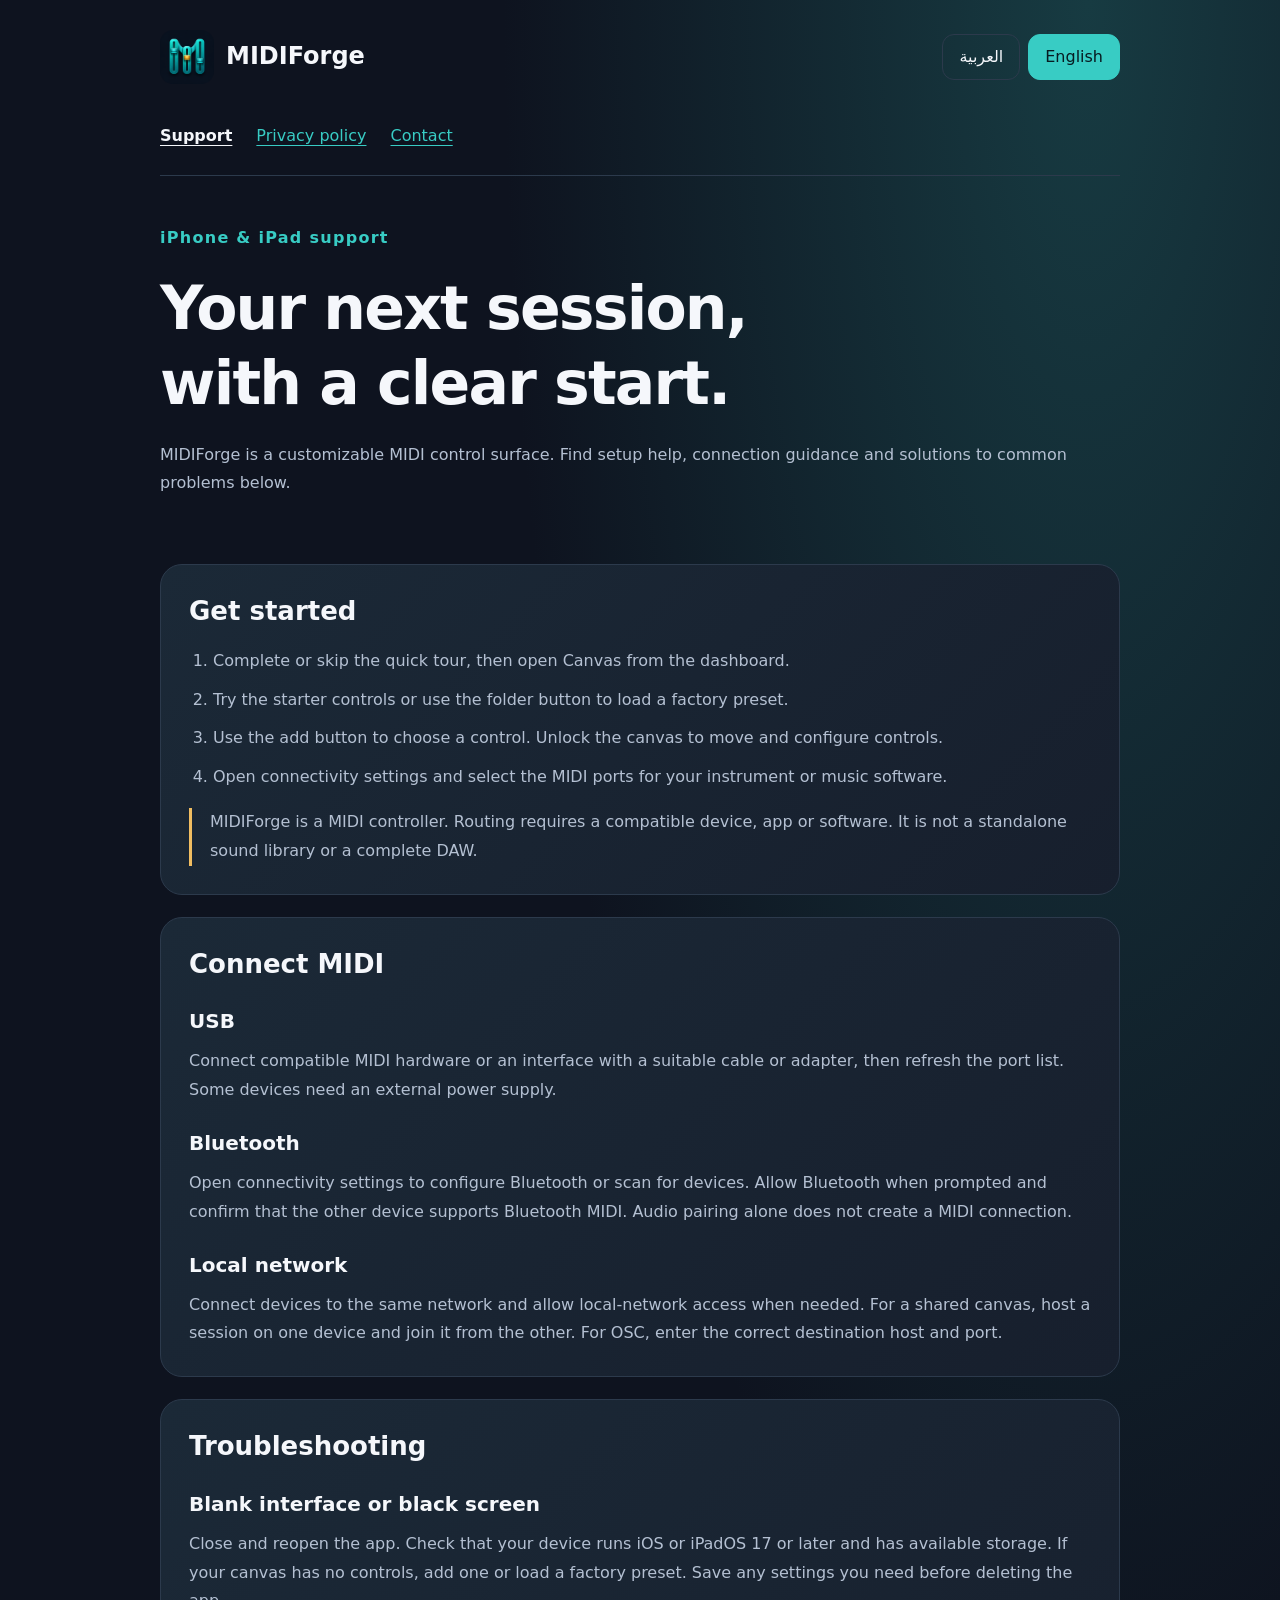
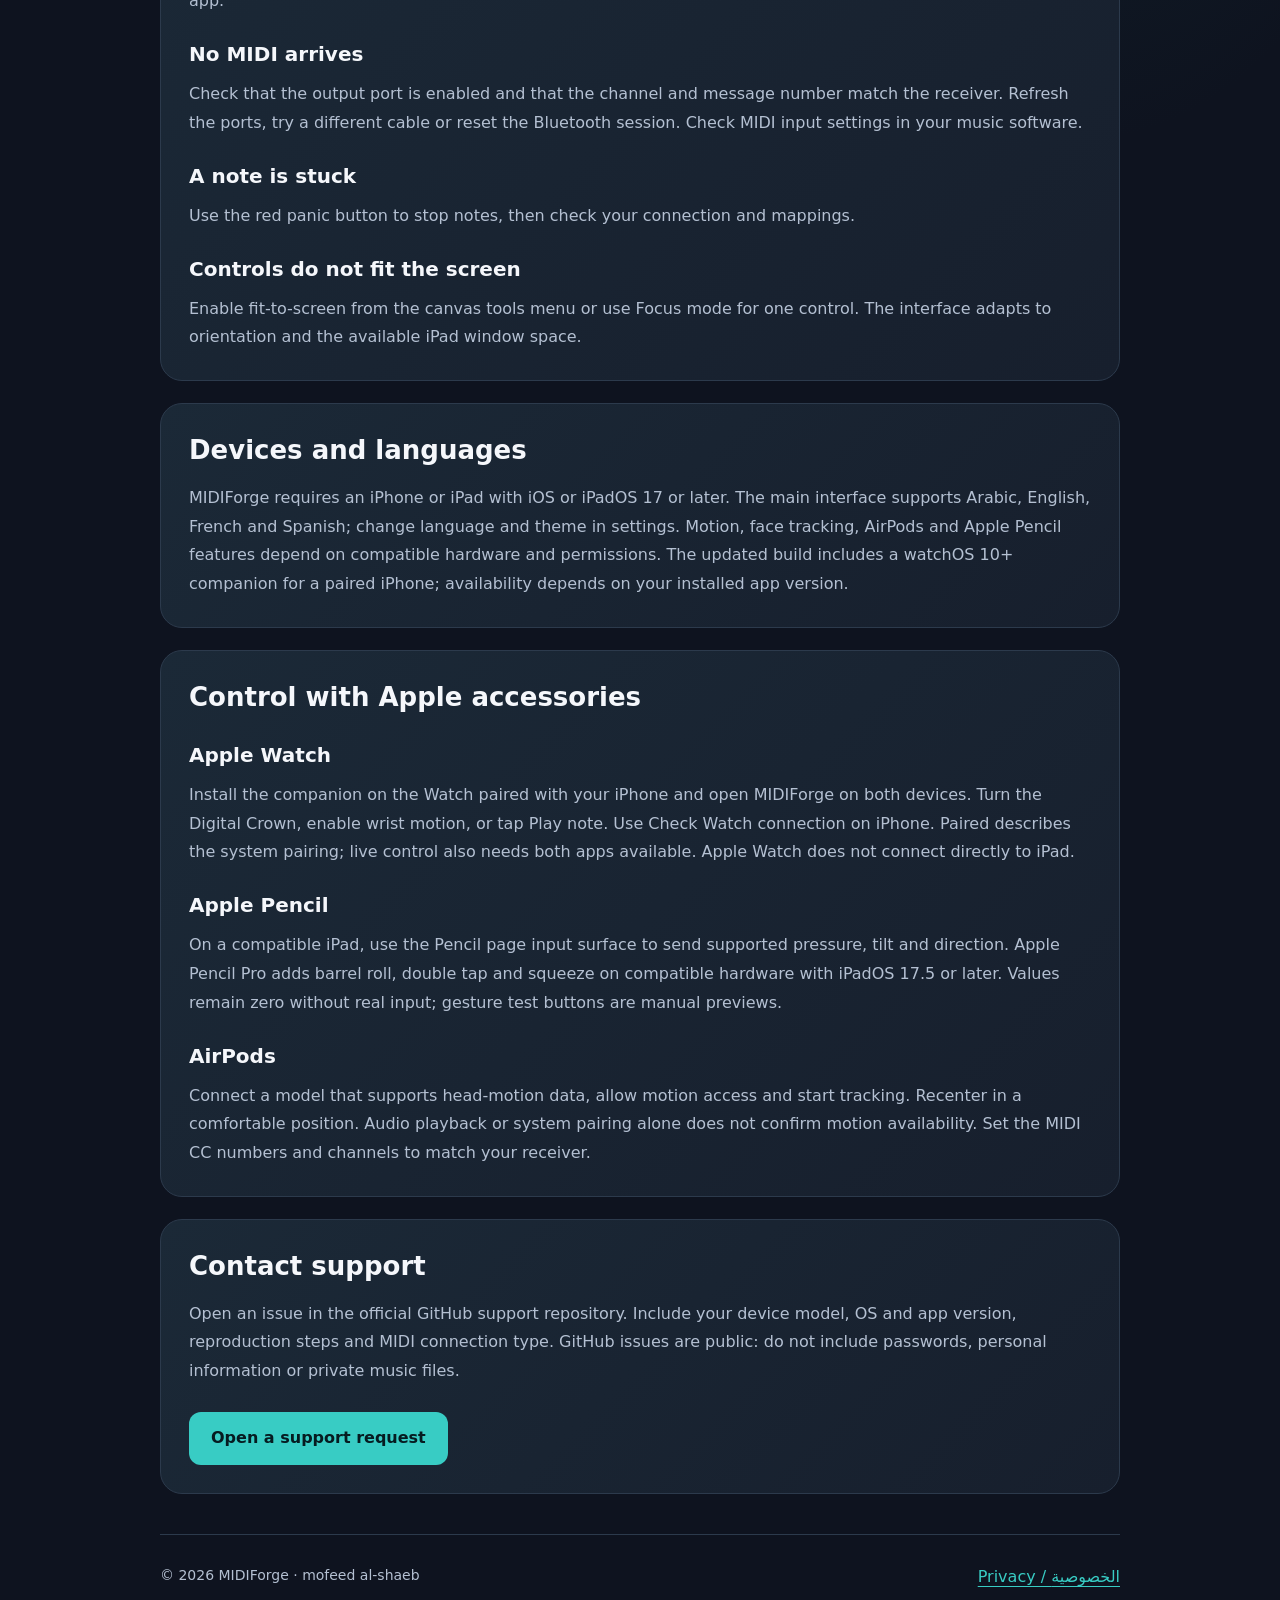
<file: index.html>
<!doctype html>
<html lang="ar" dir="rtl"><head><meta charset="utf-8"><meta name="viewport" content="width=device-width,initial-scale=1"><meta name="description" content="MIDIForge support for iPhone and iPad: MIDI connections, canvas controls, compatibility and troubleshooting."><meta name="theme-color" content="#0e131f"><title>MIDIForge Support | دعم MIDIForge</title><link rel="icon" href="icon.png"><link rel="stylesheet" href="style.css"><script defer src="app.js"></script></head>
<body><a class="skip" href="#content">Skip to content / انتقل للمحتوى</a><div class="wrap"><header><a class="brand" href="./"><img src="icon.png" alt="" width="54" height="54"><span>MIDIForge</span></a><div class="languages" aria-label="Language / اللغة"><button type="button" data-set-language="ar" aria-pressed="true" lang="ar">العربية</button><button type="button" data-set-language="en" aria-pressed="false" lang="en">English</button></div></header>
<nav data-lang="ar"><a href="./" aria-current="page">الدعم</a><a href="privacy.html">سياسة الخصوصية</a><a href="https://github.com/developermof-del/midiforge-support/issues">تواصل معنا</a></nav><nav data-lang="en" hidden><a href="./" aria-current="page">Support</a><a href="privacy.html">Privacy policy</a><a href="https://github.com/developermof-del/midiforge-support/issues">Contact</a></nav>
<main id="content"><article data-lang="ar" lang="ar"><div class="hero"><p class="eyebrow">دعم الآيفون والآيباد</p><h1>مساحتك الموسيقية،<br>بخطوات واضحة.</h1><p>MIDIForge سطح تحكّم MIDI قابل للتخصيص. ستجد هنا طريقة البداية والاتصال وحل المشكلات الشائعة.</p></div>
<section class="card"><h2>ابدأ العزف</h2><ol><li>تخطّ الجولة السريعة أو أكملها، ثم افتح «اللوحة» من الشاشة الرئيسية.</li><li>جرّب أدوات اللوحة الافتراضية، أو افتح زر المجلد لتحميل قالب جاهز.</li><li>اضغط زر الإضافة لاختيار أداة. افتح القفل لتحريك العناصر وتعديلها.</li><li>من إعدادات الاتصال اختر منافذ MIDI المناسبة لآلتك أو برنامجك الموسيقي.</li></ol><p class="callout">التطبيق أداة تحكّم MIDI؛ يتطلب توجيه الرسائل جهازاً أو تطبيقاً أو برنامجاً متوافقاً. لا يقدّم مكتبة أصوات مستقلة أو برنامج إنتاج موسيقي كاملاً.</p></section>
<section class="card"><h2>الاتصال بـMIDI</h2><h3>USB</h3><p>صِل جهاز MIDI أو واجهة متوافقة باستخدام الكابل أو المحوّل المناسب، ثم حدّث قائمة المنافذ. بعض الأجهزة تحتاج طاقة خارجية.</p><h3>البلوتوث</h3><p>افتح إعدادات الاتصال واختر إعداد البلوتوث أو البحث عن الأجهزة. اسمح بالبلوتوث عند طلبه، وتأكد أن الطرف الآخر يدعم Bluetooth MIDI. الاقتران الصوتي وحده لا ينشئ اتصال MIDI.</p><h3>الشبكة المحلية</h3><p>ضع الأجهزة على الشبكة نفسها، واسمح بالوصول للشبكة المحلية عند الحاجة. للعزف المشترك، استضف جلسة من جهاز وانضم إليها من الآخر. لإرسال OSC اضبط عنوان المضيف والمنفذ الصحيحين.</p></section>
<section class="card"><h2>حل المشكلات الشائعة</h2><h3>واجهة فارغة أو شاشة سوداء</h3><p>أغلق التطبيق وأعد فتحه، وتأكد أن جهازك يعمل بنظام iOS أو iPadOS 17 أو أحدث وأن لديك مساحة تخزين متاحة. إذا كانت اللوحة خالية من الأدوات، استخدم زر الإضافة أو حمّل قالباً جاهزاً. لا تحذف التطبيق قبل حفظ ما تحتاجه من إعدادات.</p><h3>لا تصل رسائل MIDI</h3><p>تحقق من تفعيل منفذ الإخراج ومن توافق القناة ورقم الرسالة مع الجهاز المستقبل. حدّث المنافذ، وجرّب كابلاً آخر أو أعد جلسة البلوتوث. تحقق من إعدادات MIDI في برنامج الإنتاج.</p><h3>نغمة عالقة</h3><p>اضغط زر الإيقاف الطارئ الأحمر لإرسال إيقاف النغمات، ثم تحقق من الاتصال والتعيين.</p><h3>الأدوات لا تتسع للشاشة</h3><p>فعّل ملاءمة اللوحة للشاشة من قائمة الأدوات، أو استخدم وضع التركيز لأداة واحدة. تتكيّف الواجهة مع الاتجاه ومساحة نافذة الآيباد.</p></section>
<section class="card"><h2>الأجهزة واللغات</h2><p>يتطلب MIDIForge جهاز iPhone أو iPad بنظام 17 أو أحدث. تتوفر العربية والإنجليزية والفرنسية والإسبانية في الواجهة الأساسية، ويمكن تغيير اللغة والثيم من الإعدادات. الحساسات وتعقّب الوجه وAirPods وApple Pencil تعتمد على توافق العتاد والأذونات. يتضمن البناء المحدّث تطبيق Apple Watch مرافقاً يتطلب watchOS 10 أو أحدث وآيفوناً مقترناً؛ توفّره مرتبط بإصدار التطبيق المثبّت.</p></section>
<section class="card"><h2>تحكّم بملحقات Apple</h2><h3>Apple Watch</h3><p>ثبّت التطبيق المرافق على الساعة المقترنة بالآيفون، وافتح MIDIForge على الجهازين. أدر التاج الرقمي للتحكم، أو فعّل حركة المعصم، أو اضغط لعزف نغمة. اختر «فحص اتصال الساعة» على الآيفون. «مقترنة» تعني اقتران النظام فقط؛ التحكم المباشر يتطلب أن يكون التطبيقان متاحين. لا تتصل الساعة بالآيباد مباشرة.</p><h3>Apple Pencil</h3><p>على آيباد متوافق، افتح صفحة القلم وارسم على سطح الإدخال لإرسال الضغط المدعوم والميل والاتجاه. يدعم Apple Pencil Pro دوران المحور والنقر المزدوج والعصر على العتاد المتوافق مع iPadOS 17.5 أو أحدث. تبقى القيم صفراً دون لمس حقيقي؛ أزرار اختبار الإيماءات للتجربة اليدوية.</p><h3>AirPods</h3><p>صِل طرازاً يدعم بيانات حركة الرأس وامنح إذن الحركة ثم شغّل التتبع. أعد معايرة المركز وأنت في وضع مريح. الاستماع للصوت أو ظهور الجهاز مقترناً لا يثبت إتاحة حساس الحركة. اختر أرقام CC والقنوات المناسبة للمستقبل.</p></section>
<section class="card"><h2>تواصل مع الدعم</h2><p>افتح طلب دعم في مستودع GitHub الرسمي. اذكر طراز الجهاز وإصدار النظام والتطبيق، وخطوات تكرار المشكلة ونوع اتصال MIDI. طلبات GitHub علنية؛ لا تنشر كلمات مرور أو بيانات شخصية أو ملفات موسيقية خاصة.</p><a class="action" href="https://github.com/developermof-del/midiforge-support/issues/new">فتح طلب دعم</a></section></article>
<article data-lang="en" lang="en" hidden><div class="hero"><p class="eyebrow">iPhone &amp; iPad support</p><h1>Your next session,<br>with a clear start.</h1><p>MIDIForge is a customizable MIDI control surface. Find setup help, connection guidance and solutions to common problems below.</p></div>
<section class="card"><h2>Get started</h2><ol><li>Complete or skip the quick tour, then open Canvas from the dashboard.</li><li>Try the starter controls or use the folder button to load a factory preset.</li><li>Use the add button to choose a control. Unlock the canvas to move and configure controls.</li><li>Open connectivity settings and select the MIDI ports for your instrument or music software.</li></ol><p class="callout">MIDIForge is a MIDI controller. Routing requires a compatible device, app or software. It is not a standalone sound library or a complete DAW.</p></section>
<section class="card"><h2>Connect MIDI</h2><h3>USB</h3><p>Connect compatible MIDI hardware or an interface with a suitable cable or adapter, then refresh the port list. Some devices need an external power supply.</p><h3>Bluetooth</h3><p>Open connectivity settings to configure Bluetooth or scan for devices. Allow Bluetooth when prompted and confirm that the other device supports Bluetooth MIDI. Audio pairing alone does not create a MIDI connection.</p><h3>Local network</h3><p>Connect devices to the same network and allow local-network access when needed. For a shared canvas, host a session on one device and join it from the other. For OSC, enter the correct destination host and port.</p></section>
<section class="card"><h2>Troubleshooting</h2><h3>Blank interface or black screen</h3><p>Close and reopen the app. Check that your device runs iOS or iPadOS 17 or later and has available storage. If your canvas has no controls, add one or load a factory preset. Save any settings you need before deleting the app.</p><h3>No MIDI arrives</h3><p>Check that the output port is enabled and that the channel and message number match the receiver. Refresh the ports, try a different cable or reset the Bluetooth session. Check MIDI input settings in your music software.</p><h3>A note is stuck</h3><p>Use the red panic button to stop notes, then check your connection and mappings.</p><h3>Controls do not fit the screen</h3><p>Enable fit-to-screen from the canvas tools menu or use Focus mode for one control. The interface adapts to orientation and the available iPad window space.</p></section>
<section class="card"><h2>Devices and languages</h2><p>MIDIForge requires an iPhone or iPad with iOS or iPadOS 17 or later. The main interface supports Arabic, English, French and Spanish; change language and theme in settings. Motion, face tracking, AirPods and Apple Pencil features depend on compatible hardware and permissions. The updated build includes a watchOS 10+ companion for a paired iPhone; availability depends on your installed app version.</p></section>
<section class="card"><h2>Control with Apple accessories</h2><h3>Apple Watch</h3><p>Install the companion on the Watch paired with your iPhone and open MIDIForge on both devices. Turn the Digital Crown, enable wrist motion, or tap Play note. Use Check Watch connection on iPhone. Paired describes the system pairing; live control also needs both apps available. Apple Watch does not connect directly to iPad.</p><h3>Apple Pencil</h3><p>On a compatible iPad, use the Pencil page input surface to send supported pressure, tilt and direction. Apple Pencil Pro adds barrel roll, double tap and squeeze on compatible hardware with iPadOS 17.5 or later. Values remain zero without real input; gesture test buttons are manual previews.</p><h3>AirPods</h3><p>Connect a model that supports head-motion data, allow motion access and start tracking. Recenter in a comfortable position. Audio playback or system pairing alone does not confirm motion availability. Set the MIDI CC numbers and channels to match your receiver.</p></section>
<section class="card"><h2>Contact support</h2><p>Open an issue in the official GitHub support repository. Include your device model, OS and app version, reproduction steps and MIDI connection type. GitHub issues are public: do not include passwords, personal information or private music files.</p><a class="action" href="https://github.com/developermof-del/midiforge-support/issues/new">Open a support request</a></section></article></main>
<footer><p>© 2026 MIDIForge · mofeed al-shaeb</p><a href="privacy.html">Privacy / الخصوصية</a></footer></div></body></html>
</file>
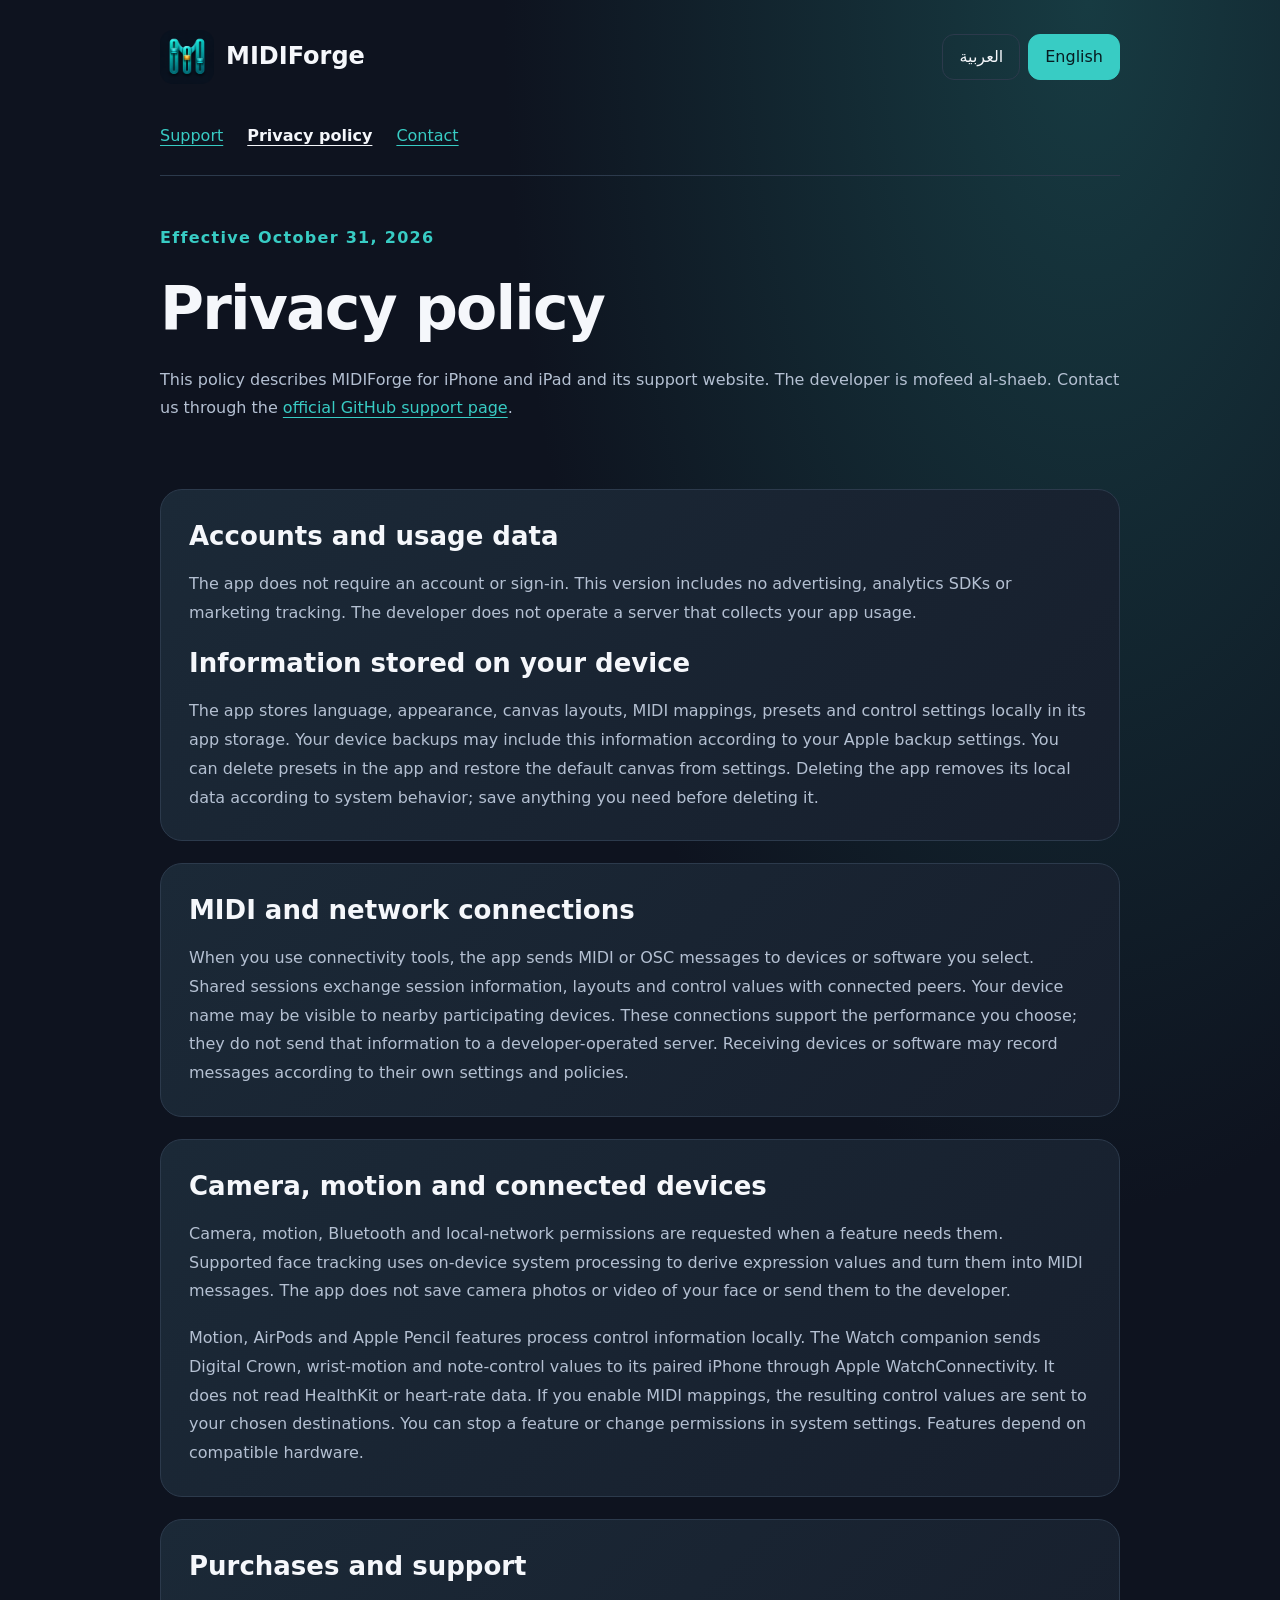
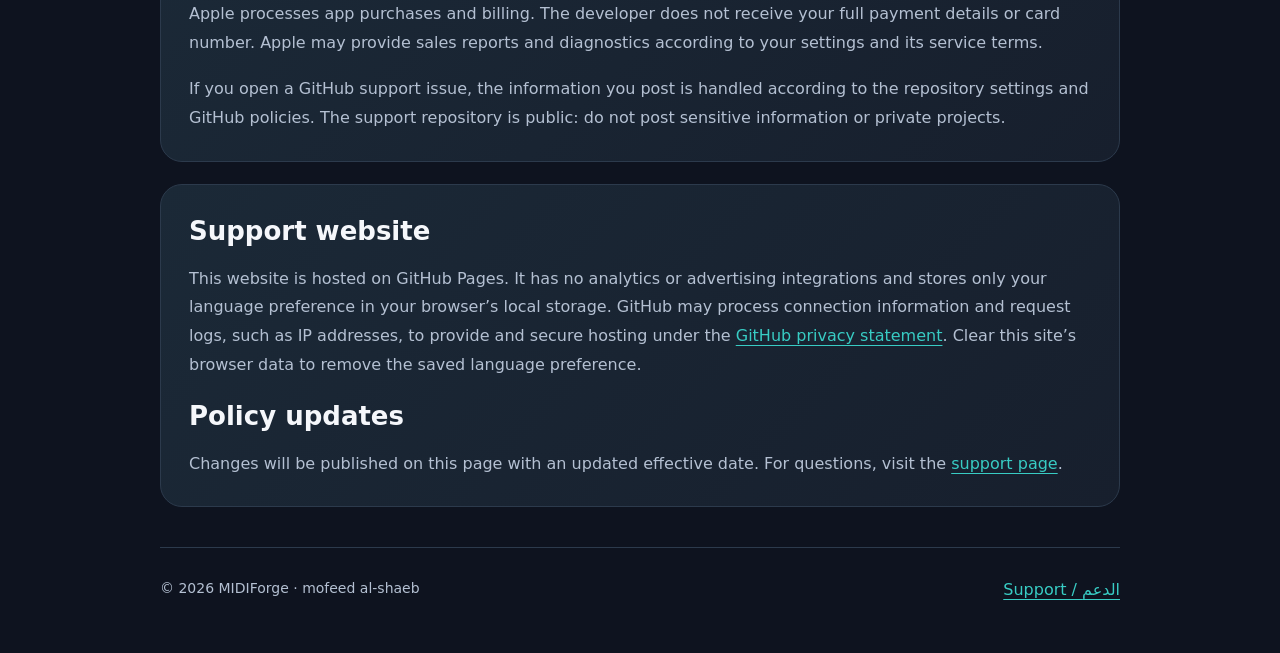
<file: privacy.html>
<!doctype html>
<html lang="ar" dir="rtl"><head><meta charset="utf-8"><meta name="viewport" content="width=device-width,initial-scale=1"><meta name="description" content="MIDIForge privacy policy: local settings, MIDI connections, camera and motion permissions, and support website hosting."><meta name="theme-color" content="#0e131f"><title>MIDIForge Privacy | خصوصية MIDIForge</title><link rel="icon" href="icon.png"><link rel="stylesheet" href="style.css"><script defer src="app.js"></script></head>
<body><a class="skip" href="#content">Skip to content / انتقل للمحتوى</a><div class="wrap"><header><a class="brand" href="./"><img src="icon.png" alt="" width="54" height="54"><span>MIDIForge</span></a><div class="languages" aria-label="Language / اللغة"><button type="button" data-set-language="ar" aria-pressed="true" lang="ar">العربية</button><button type="button" data-set-language="en" aria-pressed="false" lang="en">English</button></div></header>
<nav data-lang="ar"><a href="./">الدعم</a><a href="privacy.html" aria-current="page">سياسة الخصوصية</a><a href="https://github.com/developermof-del/midiforge-support/issues">تواصل معنا</a></nav><nav data-lang="en" hidden><a href="./">Support</a><a href="privacy.html" aria-current="page">Privacy policy</a><a href="https://github.com/developermof-del/midiforge-support/issues">Contact</a></nav>
<main id="content"><article data-lang="ar" lang="ar"><div class="hero"><p class="eyebrow">تاريخ السريان 31 أكتوبر 2026</p><h1>سياسة الخصوصية</h1><p>توضح هذه السياسة سلوك MIDIForge لأجهزة iPhone وiPad وموقع الدعم المصاحب. المطوّر هو mofeed al-shaeb، ووسيلة التواصل هي <a href="https://github.com/developermof-del/midiforge-support/issues/new">صفحة الدعم الرسمية على GitHub</a>.</p></div>
<section class="card"><h2>حسابك وبيانات الاستخدام</h2><p>لا يتطلب التطبيق إنشاء حساب أو تسجيل الدخول. لا يتضمن هذا الإصدار إعلانات أو أدوات تحليلات أو تتبّعاً تسويقياً. لا يشغّل المطوّر خادماً لجمع استخدامك للتطبيق.</p><h2>ما يُحفظ على جهازك</h2><p>يحفظ التطبيق إعدادات اللغة والمظهر واللوحة وتعيينات MIDI والقوالب وإعدادات الأدوات محلياً في مساحة التطبيق. قد تشمل نسخة الجهاز الاحتياطية هذه البيانات وفق إعدادات Apple التي تختارها. يمكن حذف القوالب من داخل التطبيق، واستعادة اللوحة الافتراضية من الإعدادات. حذف التطبيق يزيل بياناته المحلية وفق سلوك النظام؛ احتفظ بما تحتاجه قبل الحذف.</p></section>
<section class="card"><h2>اتصالات MIDI والشبكة</h2><p>عند استخدامك أدوات الاتصال، يرسل التطبيق رسائل MIDI أو OSC إلى الأجهزة أو البرامج التي تحددها. وفي العزف المشترك يتبادل معلومات الجلسة والتخطيط وقيم الأدوات مع الأجهزة المتصلة. قد يظهر اسم الجهاز للأجهزة المشاركة القريبة. هذه الاتصالات جزء من الأداء الذي تختاره؛ لا ترسل بياناتها إلى خادم تابع للمطوّر. قد يسجل الجهاز أو البرنامج المستقبل هذه الرسائل وفق إعداداته وسياساته.</p></section>
<section class="card"><h2>الكاميرا والحركة والأجهزة المتصلة</h2><p>تُطلب أذونات الكاميرا والحركة والبلوتوث والشبكة المحلية عندما تحتاجها ميزة معينة. يستخدم تعقّب الوجه المدعوم معالجة النظام على الجهاز لاستخراج قيم التعبير وتحويلها إلى رسائل MIDI. لا يحفظ التطبيق صور الوجه أو فيديو الكاميرا، ولا يرسلها إلى المطوّر.</p><p>تعالج ميزات الحركة وAirPods وApple Pencil بيانات التحكم محلياً. يرسل تطبيق الساعة قيم التاج الرقمي وحركة المعصم والتحكم بالنغمات إلى الآيفون المقترن عبر WatchConnectivity من Apple. لا يقرأ بيانات HealthKit أو نبض القلب. عند تفعيل ربطها بـMIDI، تُرسل قيم التحكم الناتجة إلى الوجهات التي اخترتها. يمكنك إيقاف الميزة أو تغيير أذوناتها من إعدادات النظام. تعتمد الوظائف على الأجهزة المتوافقة.</p></section>
<section class="card"><h2>الشراء والدعم</h2><p>تُعالج عملية شراء التطبيق والفوترة بواسطة Apple. لا يستقبل المطوّر رقم بطاقتك أو بيانات الدفع الكاملة. قد توفّر Apple تقارير مبيعات وتشخيصات وفق إعداداتك وشروط خدماتها.</p><p>إذا فتحت طلب دعم في GitHub، فإن المعلومات التي تنشرها تصبح متاحة وفق إعدادات المستودع وسياسة GitHub. المستودع علني؛ لا ترسل معلومات حساسة أو مشاريع خاصة في الطلبات.</p></section>
<section class="card"><h2>موقع الدعم</h2><p>يُستضاف هذا الموقع على GitHub Pages. لا يحتوي الموقع على تحليلات أو وحدات إعلانية، ويحفظ اختيار اللغة فقط في التخزين المحلي لمتصفحك. قد يعالج GitHub معلومات اتصال وسجلات طلبات، مثل عنوان IP، لتقديم خدمة الاستضافة وحمايتها وفق <a href="https://docs.github.com/en/site-policy/privacy-policies/github-general-privacy-statement">سياسة خصوصية GitHub</a>. يمكنك حذف اختيار اللغة بمسح بيانات الموقع في المتصفح.</p><h2>تحديثات السياسة</h2><p>تُنشر التغييرات على هذه الصفحة مع تحديث تاريخ السريان. للاستفسارات استخدم <a href="https://github.com/developermof-del/midiforge-support/issues/new">صفحة الدعم</a>.</p></section></article>
<article data-lang="en" lang="en" hidden><div class="hero"><p class="eyebrow">Effective October 31, 2026</p><h1>Privacy policy</h1><p>This policy describes MIDIForge for iPhone and iPad and its support website. The developer is mofeed al-shaeb. Contact us through the <a href="https://github.com/developermof-del/midiforge-support/issues/new">official GitHub support page</a>.</p></div>
<section class="card"><h2>Accounts and usage data</h2><p>The app does not require an account or sign-in. This version includes no advertising, analytics SDKs or marketing tracking. The developer does not operate a server that collects your app usage.</p><h2>Information stored on your device</h2><p>The app stores language, appearance, canvas layouts, MIDI mappings, presets and control settings locally in its app storage. Your device backups may include this information according to your Apple backup settings. You can delete presets in the app and restore the default canvas from settings. Deleting the app removes its local data according to system behavior; save anything you need before deleting it.</p></section>
<section class="card"><h2>MIDI and network connections</h2><p>When you use connectivity tools, the app sends MIDI or OSC messages to devices or software you select. Shared sessions exchange session information, layouts and control values with connected peers. Your device name may be visible to nearby participating devices. These connections support the performance you choose; they do not send that information to a developer-operated server. Receiving devices or software may record messages according to their own settings and policies.</p></section>
<section class="card"><h2>Camera, motion and connected devices</h2><p>Camera, motion, Bluetooth and local-network permissions are requested when a feature needs them. Supported face tracking uses on-device system processing to derive expression values and turn them into MIDI messages. The app does not save camera photos or video of your face or send them to the developer.</p><p>Motion, AirPods and Apple Pencil features process control information locally. The Watch companion sends Digital Crown, wrist-motion and note-control values to its paired iPhone through Apple WatchConnectivity. It does not read HealthKit or heart-rate data. If you enable MIDI mappings, the resulting control values are sent to your chosen destinations. You can stop a feature or change permissions in system settings. Features depend on compatible hardware.</p></section>
<section class="card"><h2>Purchases and support</h2><p>Apple processes app purchases and billing. The developer does not receive your full payment details or card number. Apple may provide sales reports and diagnostics according to your settings and its service terms.</p><p>If you open a GitHub support issue, the information you post is handled according to the repository settings and GitHub policies. The support repository is public: do not post sensitive information or private projects.</p></section>
<section class="card"><h2>Support website</h2><p>This website is hosted on GitHub Pages. It has no analytics or advertising integrations and stores only your language preference in your browser’s local storage. GitHub may process connection information and request logs, such as IP addresses, to provide and secure hosting under the <a href="https://docs.github.com/en/site-policy/privacy-policies/github-general-privacy-statement">GitHub privacy statement</a>. Clear this site’s browser data to remove the saved language preference.</p><h2>Policy updates</h2><p>Changes will be published on this page with an updated effective date. For questions, visit the <a href="https://github.com/developermof-del/midiforge-support/issues/new">support page</a>.</p></section></article></main>
<footer><p>© 2026 MIDIForge · mofeed al-shaeb</p><a href="./">Support / الدعم</a></footer></div></body></html>
</file>
<file: style.css>
:root{color-scheme:dark;--bg:#0e131f;--surface:#171f2d;--line:#2c3a4c;--text:#f5f7fb;--muted:#b4c0d2;--accent:#38ccc4;--amber:#f0bd61;font-family:system-ui,-apple-system,BlinkMacSystemFont,'Segoe UI',sans-serif;line-height:1.8;background:var(--bg);color:var(--text)}*{box-sizing:border-box}body{margin:0;background:radial-gradient(ellipse at 85% 0%,#173b42 0,transparent 38%)}a{color:var(--accent);text-underline-offset:4px}a:hover{color:#9ef6ec}a:focus-visible,button:focus-visible,summary:focus-visible{outline:3px solid var(--amber);outline-offset:5px}button{font:inherit;color:var(--text);background:transparent;border:1px solid var(--line);border-radius:12px;padding:8px 16px;min-height:44px;cursor:pointer}button[aria-pressed=true]{background:var(--accent);color:#071b21;border-color:var(--accent)}[hidden]{display:none!important}.wrap{width:min(960px,100% - 40px);margin-inline:auto}header{display:flex;justify-content:space-between;align-items:center;gap:20px;padding-block:30px;flex-wrap:wrap}.brand{display:flex;align-items:center;gap:12px;font-weight:800;font-size:24px;text-decoration:none;color:var(--text)}.brand img{width:54px;height:54px;border-radius:13px}.languages{display:flex;gap:8px}.skip{position:absolute;top:-100px;padding:12px;background:var(--surface);z-index:9}.skip:focus{top:8px}nav{display:flex;gap:24px;padding-block:8px 24px;border-bottom:1px solid var(--line)}nav a[aria-current=page]{color:var(--text);font-weight:700}.hero{padding-block:48px 26px}h1{font-size:clamp(36px,6vw,60px);line-height:1.25;letter-spacing:-.03em;margin:8px 0 20px}h2{font-size:26px;line-height:1.45;margin:0 0 14px}h3{font-size:20px;margin:20px 0 8px}p{margin:0 0 18px;color:var(--muted)}.eyebrow{color:var(--accent);font-weight:700;letter-spacing:.08em}.card{background:linear-gradient(135deg,#1b2937,var(--surface));border:1px solid var(--line);border-radius:22px;padding:28px;margin-block:22px}.card p:last-child{margin-bottom:0}ul,ol{padding-inline-start:24px;color:var(--muted)}li{margin-block:10px}.callout{border-inline-start:3px solid var(--amber);padding-inline-start:18px}.action{display:inline-block;background:var(--accent);color:#061c21;font-weight:700;text-decoration:none;padding:12px 22px;border-radius:12px;margin-top:8px}.action:hover{background:#9ef6ec;color:#061c21}.label{font-size:14px;color:var(--muted)}footer{border-top:1px solid var(--line);margin-top:40px;padding-block:28px 48px;display:flex;justify-content:space-between;gap:20px;flex-wrap:wrap}footer p{font-size:14px;margin:0}code{font-family:ui-monospace,monospace;color:var(--text);background:#0e131f;border-radius:5px;padding:1px 5px}@media(max-width:540px){.wrap{width:calc(100% - 28px)}header{padding-block:20px;gap:14px}.brand{font-size:21px}.brand img{width:44px;height:44px}.card{padding:20px}.hero{padding-top:30px}.languages button{padding-inline:12px}nav{gap:18px}}@media(prefers-reduced-motion:reduce){*{scroll-behavior:auto!important}}
</file>
